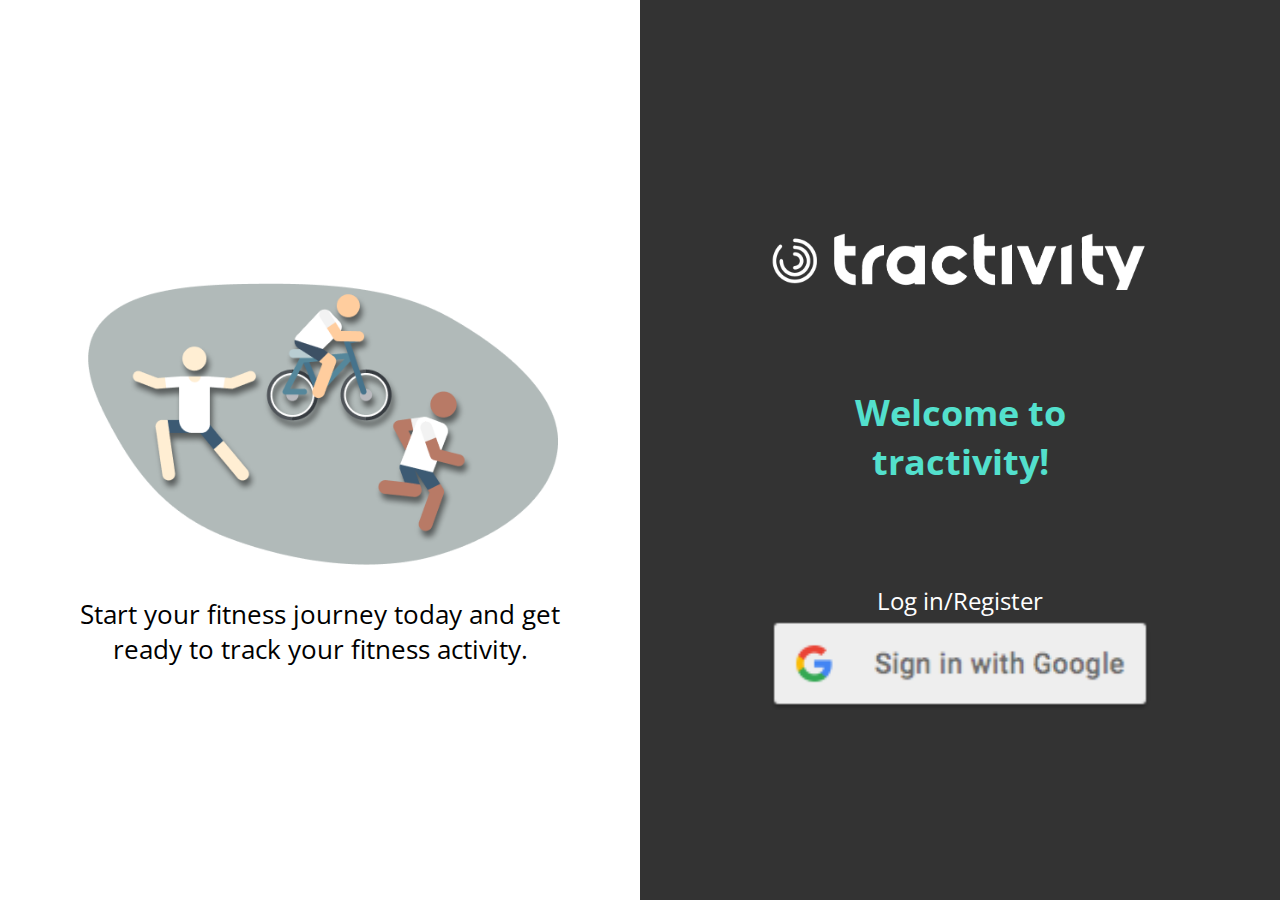
<file: tractivityFitnessTracker/public/splash.html>
<!DOCTYPE html>
<html lang="en">
<head>
    <meta charset="UTF-8">
    <meta name="viewport" content="width=device-width, initial-scale=1.0">
    <title>Splash Page</title>

    <link rel="preconnect" href="https://fonts.gstatic.com">
    <link href="https://fonts.googleapis.com/css2?family=Open+Sans&display=swap" rel="stylesheet">
    <link href="https://fonts.googleapis.com/css2?family=Open+Sans:ital,wght@1,700;1,800&display=swap" rel="stylesheet">
    <link href="./reset.css" rel="stylesheet" type="text/css" />
    <link href="./demo.css" rel="stylesheet" type="text/css" />
    
</head>
<body>
  <div id="column">
    <div class="half left">
      <div class="center">
        <img id="workoutImage" class="left" src="header_image.png">
        <p id="splashP" class="left">Start your fitness journey today and get ready to track your fitness activity.</p>
      </div>
    </div>
    <div class="half right">
      <div id="right-container" class="center">
        <img id="tractivity" src="tractivity-logo-white.png">
        <p id="welcomeToTractivity">Welcome to tractivity!</p>
        <a href="auth/google">
          <label for="google">Log in/Register</label>
          <img id="google" src="btn_google_signin_light_pressed_web.png">
        </a>
      </div>
    </div>
  </div>
</body>
</html>
</file>
<file: tractivityFitnessTracker/public/demo.css>
body {
  font-family: "Open Sans", sans-serif;
}
.half {
  height: 100%;
  width: 50%;
  position: fixed;
  top: 0;
  overflow-x: hidden;
  padding-top: 20px;
}
.left { 
  left: 0;
  background-color: #FFF;
}
.right {
  
  right: 0;
  background-color: #333333;
}
#right-container {
  display: flex;
  justify-content: space-between;
  height: 50%;
  width: 30vw;
}

a, a:hover, a:visited, a:active {
  color: #FFF;
  text-decoration: none;
}

#welcomeToTractivity {
  font-size: 2.8vw;
  font-weight: bolder;
  color: #53E0CD;
}
#splashP {
  font-size: 2vw;
}
.center {
  flex-direction: column;
  position: absolute;
  top: 50%;
  left: 50%;
  transform: translate(-50%, -50%);
  text-align: center;
}
#workoutImage {
  width: 40vw;
}
a {
  flex-direction: column;
  height: 23%;
  font-size: 1.9vw;
}
#google {
  width: 30vw;
}


@media (max-width: 768px) {
  
  body {
    background-color: #333333;
  }
  #column {
    display: flex;   
    flex-direction: column;
    height: 100%;
  }
  .half {
    align-self: center;
    position: static;
    width: 60%;
    
  }
  .center {
    align-items: center;
    position: static;
    transform: none;
    
  }
  #splashP {
    padding: 5%;
    font-size: 2.5vw;
    margin: 0px;
  }
  #right-container {
    
    width: 5vw;
    align-items: center;
    padding-left: 10%;
    padding-top: 10%;
  }
  #tractivity, label,#welcomeToTractivity, #google {
    width: 40vw;
    padding-left: 43vw;
  }
  #welcomeToTractivity {
    padding-top: 8vw;
    padding-bottom: 6vw;
    font-size: 3.9vw;
  }
  #workoutImage {
    padding-top: 8%;
  }
  .left {
    flex-wrap: wrap;
  }
  .right {
    align-items: center;
    
    
  }
  
}
</file>
